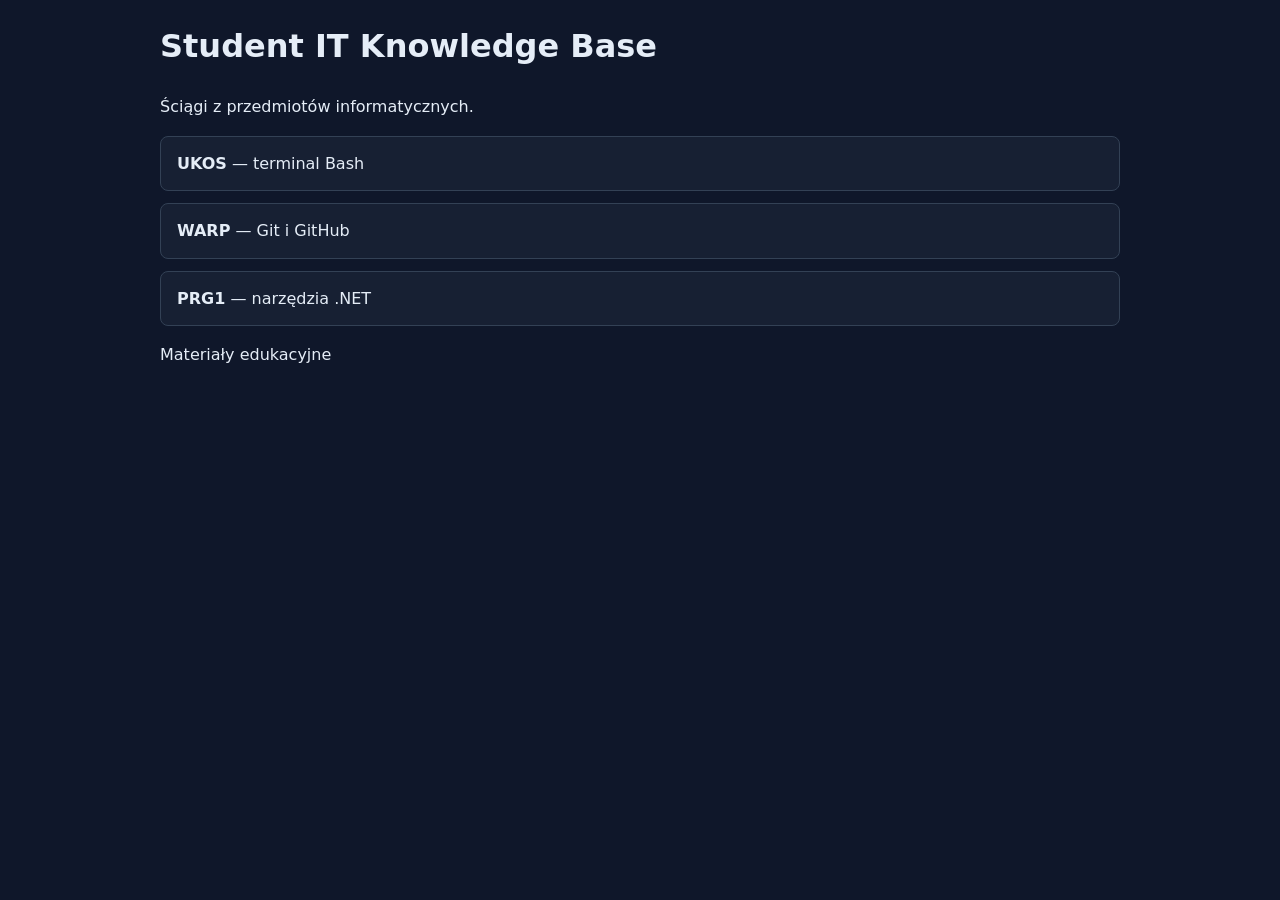
<file: student-it-knowledge-base-WARP-04/index.html>
<!doctype html>
<html lang="pl">
<head>
  <meta charset="utf-8">
  <meta name="viewport" content="width=device-width, initial-scale=1">
  <title>Student IT Knowledge Base</title>
  <link rel="stylesheet" href="styles.css">
</head>
<body>
  <header>
    <h1>Student IT Knowledge Base</h1>
  </header>
  <main>
    <p>Ściągi z przedmiotów informatycznych.</p>
    <ul class="topic-list">
  <li><strong>UKOS</strong> — terminal Bash</li>
  <li><strong>WARP</strong> — Git i GitHub</li>
  <li><strong>PRG1</strong> — narzędzia .NET</li>
    </ul>
  </main>
  <footer>
    <p>Materiały edukacyjne</p>
  </footer>
</body>
</html>
</file>
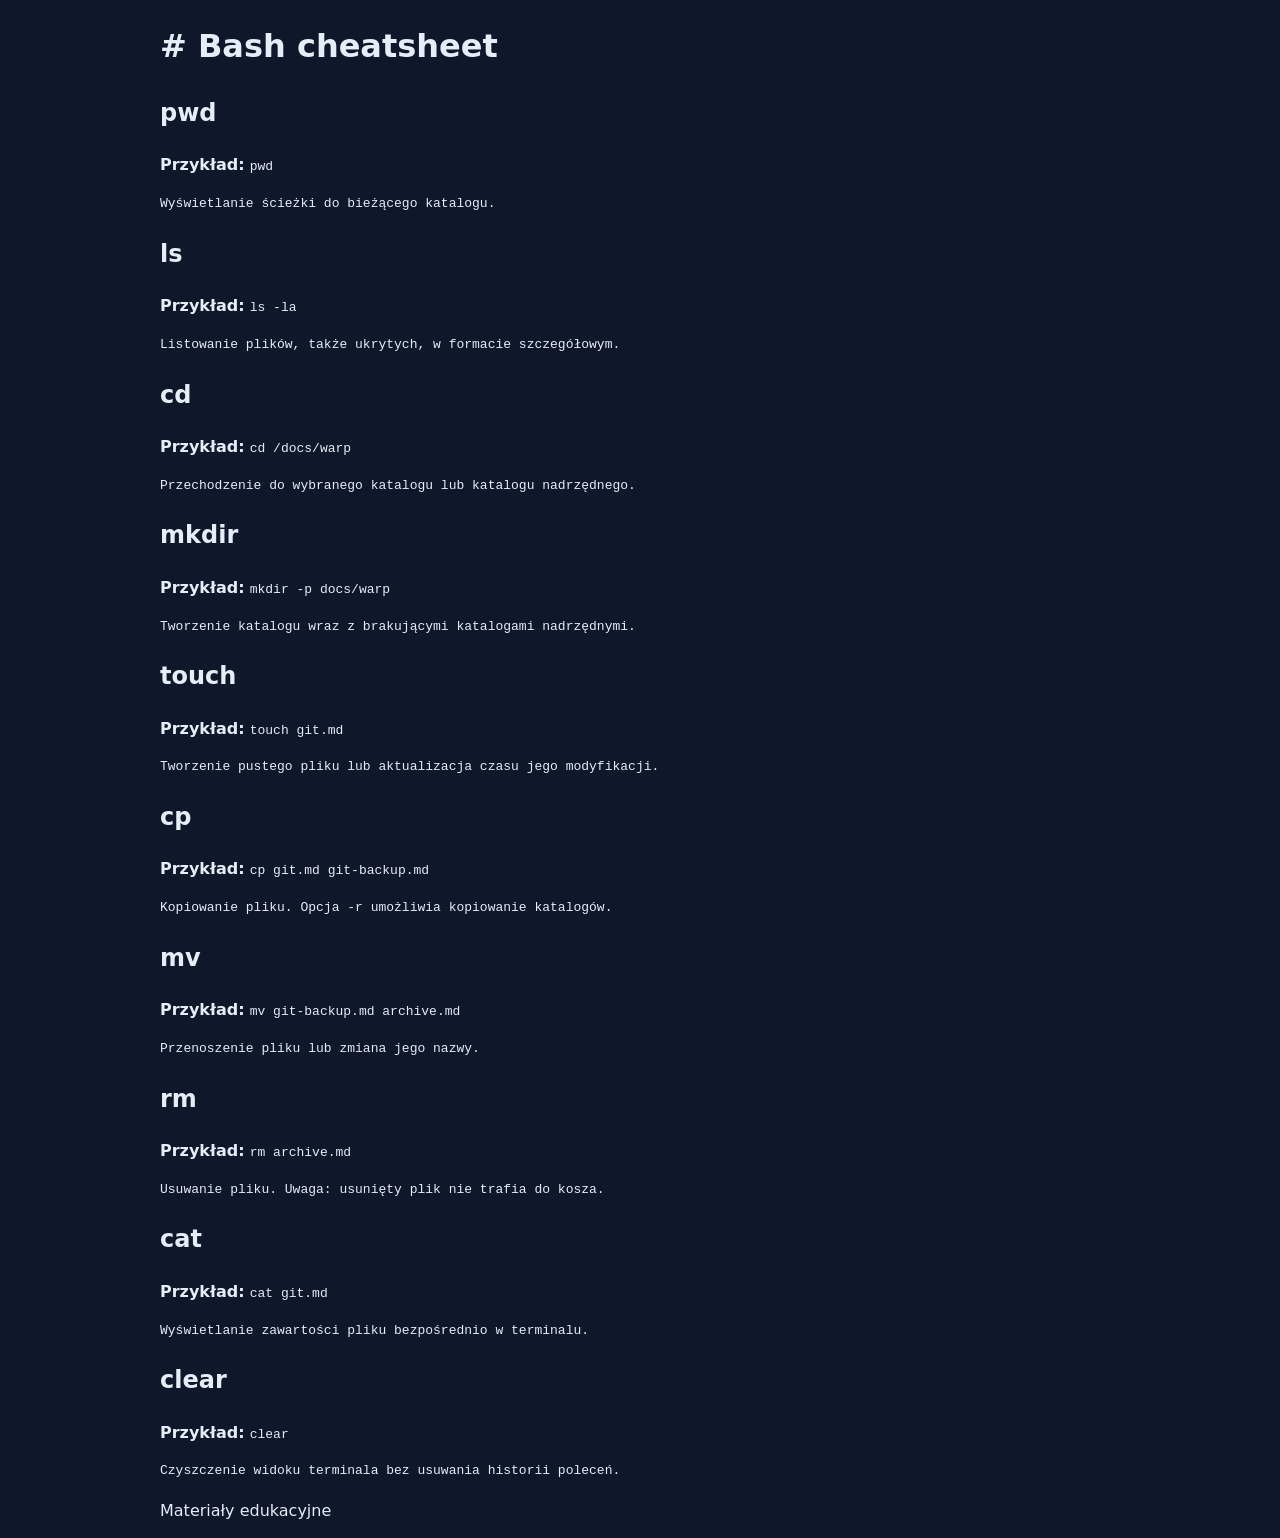
<file: student-it-knowledge-base-WARP-04/pages/bash.html>
<!doctype html>
<html lang="pl">
<head>
  <meta charset="utf-8">
  <meta name="viewport" content="width=device-width, initial-scale=1">
  <title>UKOS</title>
  <link rel="stylesheet" href="../styles.css">
</head>
<body>
  <header>
    <h1># Bash cheatsheet</h1>
  </header>
  <main>
<h2>pwd</h2>
<p><strong>Przykład:</strong> <code>pwd</code></p>
<pre><code>Wyświetlanie ścieżki do bieżącego katalogu.</code></pre>

<h2>ls</h2>
<p><strong>Przykład:</strong> <code>ls -la</code></p>
<pre><code>Listowanie plików, także ukrytych, w formacie szczegółowym.</code></pre>

<h2>cd</h2>
<p><strong>Przykład:</strong> <code>cd /docs/warp</code></p>
<pre><code>Przechodzenie do wybranego katalogu lub katalogu nadrzędnego.</code></pre>

<h2>mkdir</h2>
<p><strong>Przykład:</strong> <code>mkdir -p docs/warp</code></p>
<pre><code>Tworzenie katalogu wraz z brakującymi katalogami nadrzędnymi.</code></pre>

<h2>touch</h2>
<p><strong>Przykład:</strong> <code>touch git.md</code></p>
<pre><code>Tworzenie pustego pliku lub aktualizacja czasu jego modyfikacji.</code></pre>

<h2>cp</h2>
<p><strong>Przykład:</strong> <code>cp git.md git-backup.md</code></p>
<pre><code>Kopiowanie pliku. Opcja -r umożliwia kopiowanie katalogów.</code></pre>

<h2>mv</h2>
<p><strong>Przykład:</strong> <code>mv git-backup.md archive.md</code></p>
<pre><code>Przenoszenie pliku lub zmiana jego nazwy.</code></pre>

<h2>rm</h2>
<p><strong>Przykład:</strong> <code>rm archive.md</code></p>
<pre><code>Usuwanie pliku. Uwaga: usunięty plik nie trafia do kosza.</code></pre>

<h2>cat</h2>
<p><strong>Przykład:</strong> <code>cat git.md</code></p>
<pre><code>Wyświetlanie zawartości pliku bezpośrednio w terminalu.</code></pre>

<h2>clear</h2>
<p><strong>Przykład:</strong> <code>clear</code></p>
<pre><code>Czyszczenie widoku terminala bez usuwania historii poleceń.</code></pre>

  </main>
  <footer>
    <p>Materiały edukacyjne</p>
  </footer>
</body>
</html>
</file>
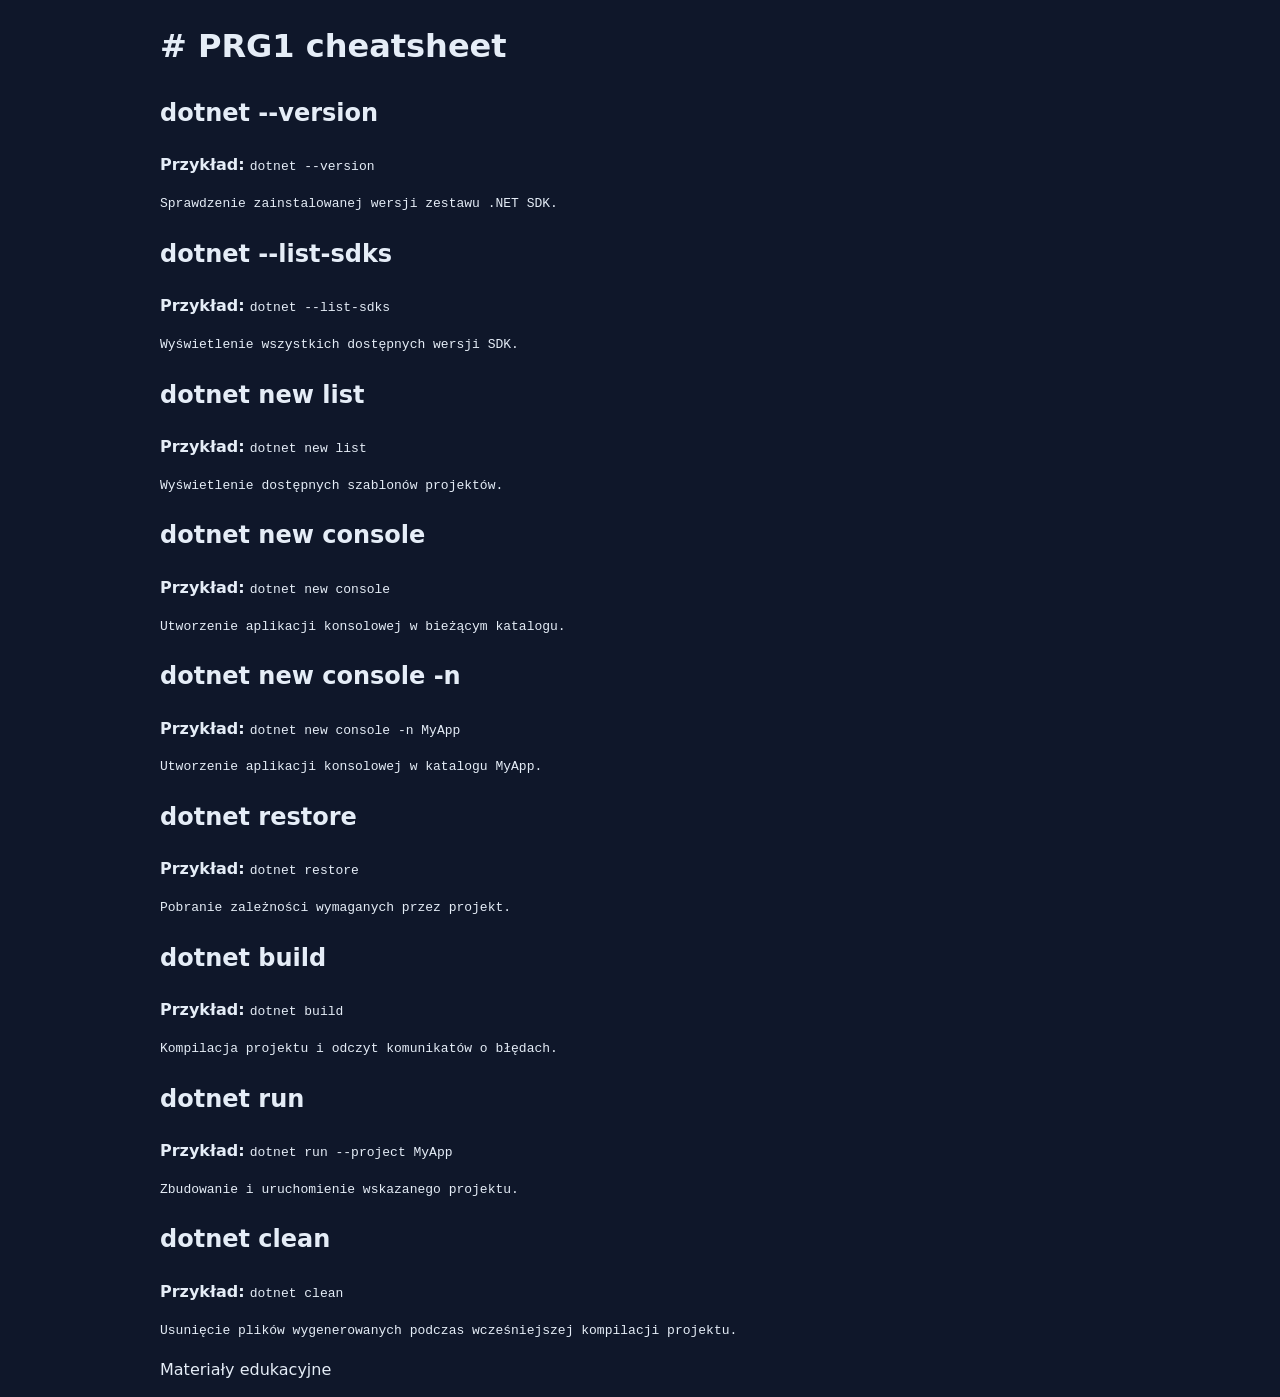
<file: student-it-knowledge-base-WARP-04/pages/dotnet.html>
<!doctype html>
<html lang="pl">
<head>
  <meta charset="utf-8">
  <meta name="viewport" content="width=device-width, initial-scale=1">
  <title>PRG1</title>
  <link rel="stylesheet" href="../styles.css">
</head>
<body>
  <header>
    <h1># PRG1 cheatsheet</h1>
  </header>
  <main>
<h2>dotnet --version</h2>
<p><strong>Przykład:</strong> <code>dotnet --version</code></p>
<pre><code>Sprawdzenie zainstalowanej wersji zestawu .NET SDK.</code></pre>

<h2>dotnet --list-sdks</h2>
<p><strong>Przykład:</strong> <code>dotnet --list-sdks</code></p>
<pre><code>Wyświetlenie wszystkich dostępnych wersji SDK.</code></pre>

<h2>dotnet new list</h2>
<p><strong>Przykład:</strong> <code>dotnet new list</code></p>
<pre><code>Wyświetlenie dostępnych szablonów projektów.</code></pre>

<h2>dotnet new console</h2>
<p><strong>Przykład:</strong> <code>dotnet new console</code></p>
<pre><code>Utworzenie aplikacji konsolowej w bieżącym katalogu.</code></pre>

<h2>dotnet new console -n</h2>
<p><strong>Przykład:</strong> <code>dotnet new console -n MyApp</code></p>
<pre><code>Utworzenie aplikacji konsolowej w katalogu MyApp.</code></pre>

<h2>dotnet restore</h2>
<p><strong>Przykład:</strong> <code>dotnet restore</code></p>
<pre><code>Pobranie zależności wymaganych przez projekt.</code></pre>

<h2>dotnet build</h2>
<p><strong>Przykład:</strong> <code>dotnet build</code></p>
<pre><code>Kompilacja projektu i odczyt komunikatów o błędach.</code></pre>

<h2>dotnet run</h2>
<p><strong>Przykład:</strong> <code>dotnet run --project MyApp</code></p>
<pre><code>Zbudowanie i uruchomienie wskazanego projektu.</code></pre>

<h2>dotnet clean</h2>
<p><strong>Przykład:</strong> <code>dotnet clean</code></p>
<pre><code>Usunięcie plików wygenerowanych podczas wcześniejszej kompilacji projektu.</code></pre>

  </main>
  <footer>
    <p>Materiały edukacyjne</p>
  </footer>
</body>
</html>
</file>
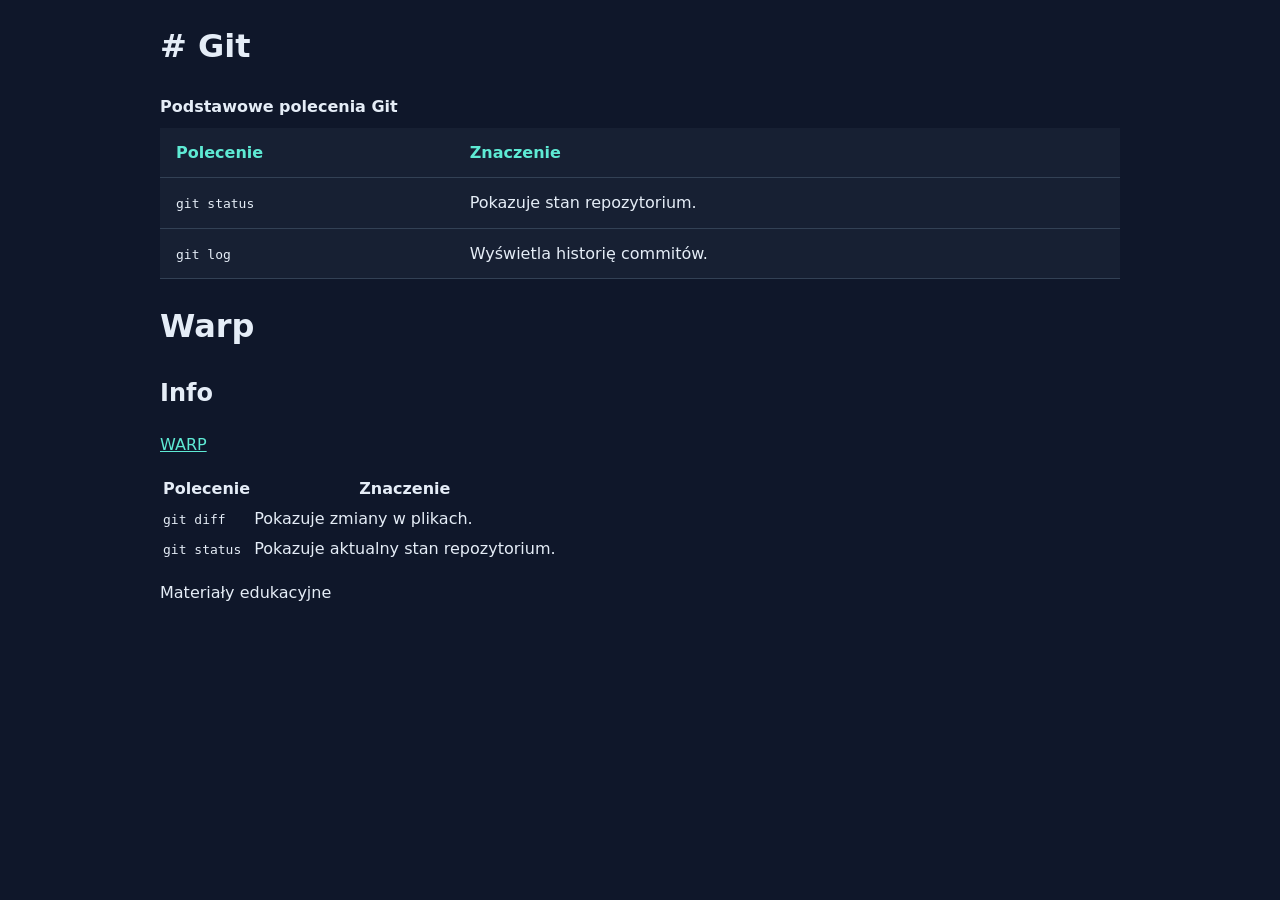
<file: student-it-knowledge-base-WARP-04/pages/git.html>
<!doctype html>
<html lang="pl">
<head>
  <meta charset="utf-8">
  <meta name="viewport" content="width=device-width, initial-scale=1">
  <title>WARP</title>
  <link rel="stylesheet" href="../styles.css">
</head>
<body>
  <header>
    <h1># Git</h1>
  </header>
  <main>
    
    <div class="table-scroll">
  <table class="command-table">
    <caption>Podstawowe polecenia Git</caption>
    <thead>
      <tr><th>Polecenie</th><th>Znaczenie</th></tr>
    </thead>
    <tbody>
      <tr><td><code>git status</code></td><td>Pokazuje stan repozytorium.</td></tr>
      <tr><td><code>git log</code></td><td>Wyświetla historię commitów.</td></tr>
    </tbody>
  </table>
</div>

<h1>Warp</h1>

<h2>Info</h2>

<p><a href="docs/warp/git.md">WARP</a></p>

<table>
    <thead>
        <tr>
            <th>Polecenie</th>
            <th>Znaczenie</th>
        </tr>
    </thead>
    <tbody>
        <tr>
            <td><code>git diff</code></td>
            <td>Pokazuje zmiany w plikach.</td>
        </tr>
        <tr>
            <td><code>git status</code></td>
            <td>Pokazuje aktualny stan repozytorium.</td>
        </tr>
    </tbody>
</table>

  </main>
  <footer>
    <p>Materiały edukacyjne</p>
  </footer>
</body>
</html>
</file>
<file: student-it-knowledge-base-WARP-04/styles.css>
:root {
  --page: #0f172a;
  --surface: #172033;
  --text: #e5edf7;
  --muted: #a8b3c7;
  --accent: #5eead4;
  --line: #334155;
}

* { box-sizing: border-box; }

body {
  margin: 0;
  color: var(--text);
  background: var(--page);
  font-family: system-ui, sans-serif;
  line-height: 1.6;
}

header, main, footer {
  width: min(100% - 32px, 960px);
  margin-inline: auto;
}

a { color: var(--accent); }

a:focus-visible {
  outline: 3px solid var(--accent);
  outline-offset: 3px;
}
.topic-list {
  display: grid;
  gap: 12px;
  padding: 0;
  list-style: none;
}

.topic-list li {
  padding: 14px 16px;
  border: 1px solid var(--line);
  border-radius: 8px;
  background: var(--surface);
}
.table-scroll { overflow-x: auto; }

.command-table {
  width: 100%;
  border-collapse: collapse;
  background: var(--surface);
}

.command-table caption {
  margin-bottom: 8px;
  text-align: left;
  font-weight: 700;
}

.command-table th,
.command-table td {
  padding: 12px 16px;
  border-bottom: 1px solid var(--line);
  text-align: left;
}

.command-table th { color: var(--accent); }
</file>
